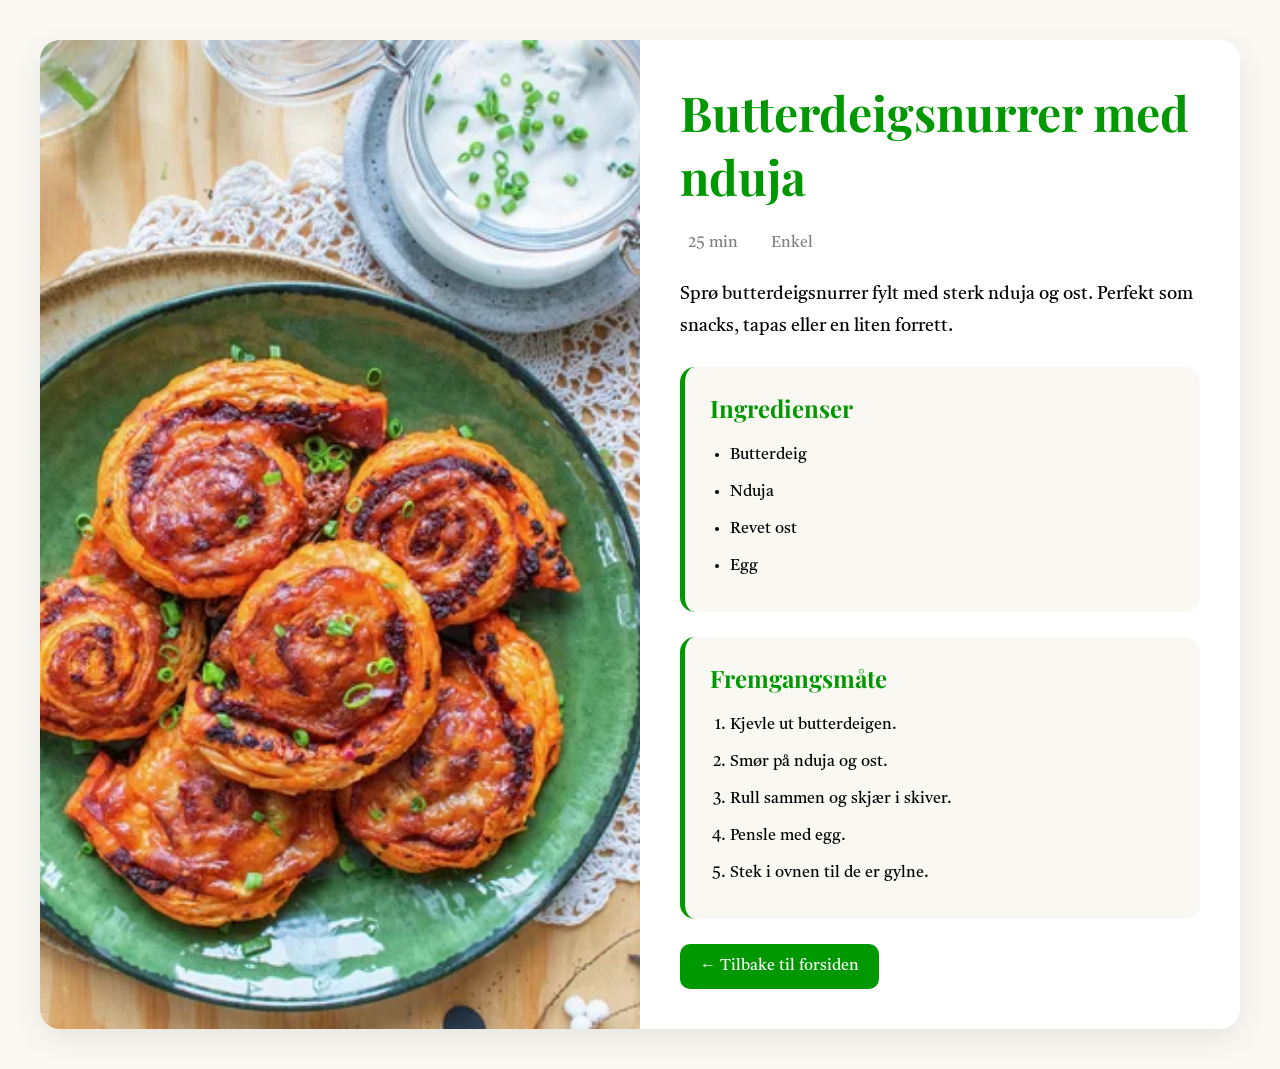
<file: butterdeigsnurrer.html>
<!DOCTYPE html>
<html lang="en">
<head>
    <meta charset="UTF-8">
    <meta name="viewport" content="width=device-width, initial-scale=1.0">
    <title>Butterdeigsnurrer med nduja</title>
    <link rel="stylesheet" href="butterdeigsnurrer.css">
</head>
<body>
    <section class="recipe-page">
    <div class="recipe-container">

        <div class="recipe-image"
            style="background-image:url('media/butterdeigssnurrer_med_nduja.webp')">
        </div>

        <div class="recipe-content">

            <h1>Butterdeigsnurrer med nduja</h1>

            <div class="recipe-meta">
                <p><i class="fa-regular fa-clock"></i> 25 min</p>
                <p><i class="fa-solid fa-diamond"></i> Enkel</p>
            </div>

            <p>
                Sprø butterdeigsnurrer fylt med sterk nduja og ost.
                Perfekt som snacks, tapas eller en liten forrett.
            </p>

            <div class="recipe-box">
                <h3>Ingredienser</h3>

                <ul>
                    <li>Butterdeig</li>
                    <li>Nduja</li>
                    <li>Revet ost</li>
                    <li>Egg</li>
                </ul>
            </div>

            <div class="recipe-box">
                <h3>Fremgangsmåte</h3>

                <ol>
                    <li>Kjevle ut butterdeigen.</li>
                    <li>Smør på nduja og ost.</li>
                    <li>Rull sammen og skjær i skiver.</li>
                    <li>Pensle med egg.</li>
                    <li>Stek i ovnen til de er gylne.</li>
                </ol>
            </div>

            <a href="index.html" class="back-home">
                ← Tilbake til forsiden
            </a>

        </div>

    </div>
</section>
</body>
</html>
</file>
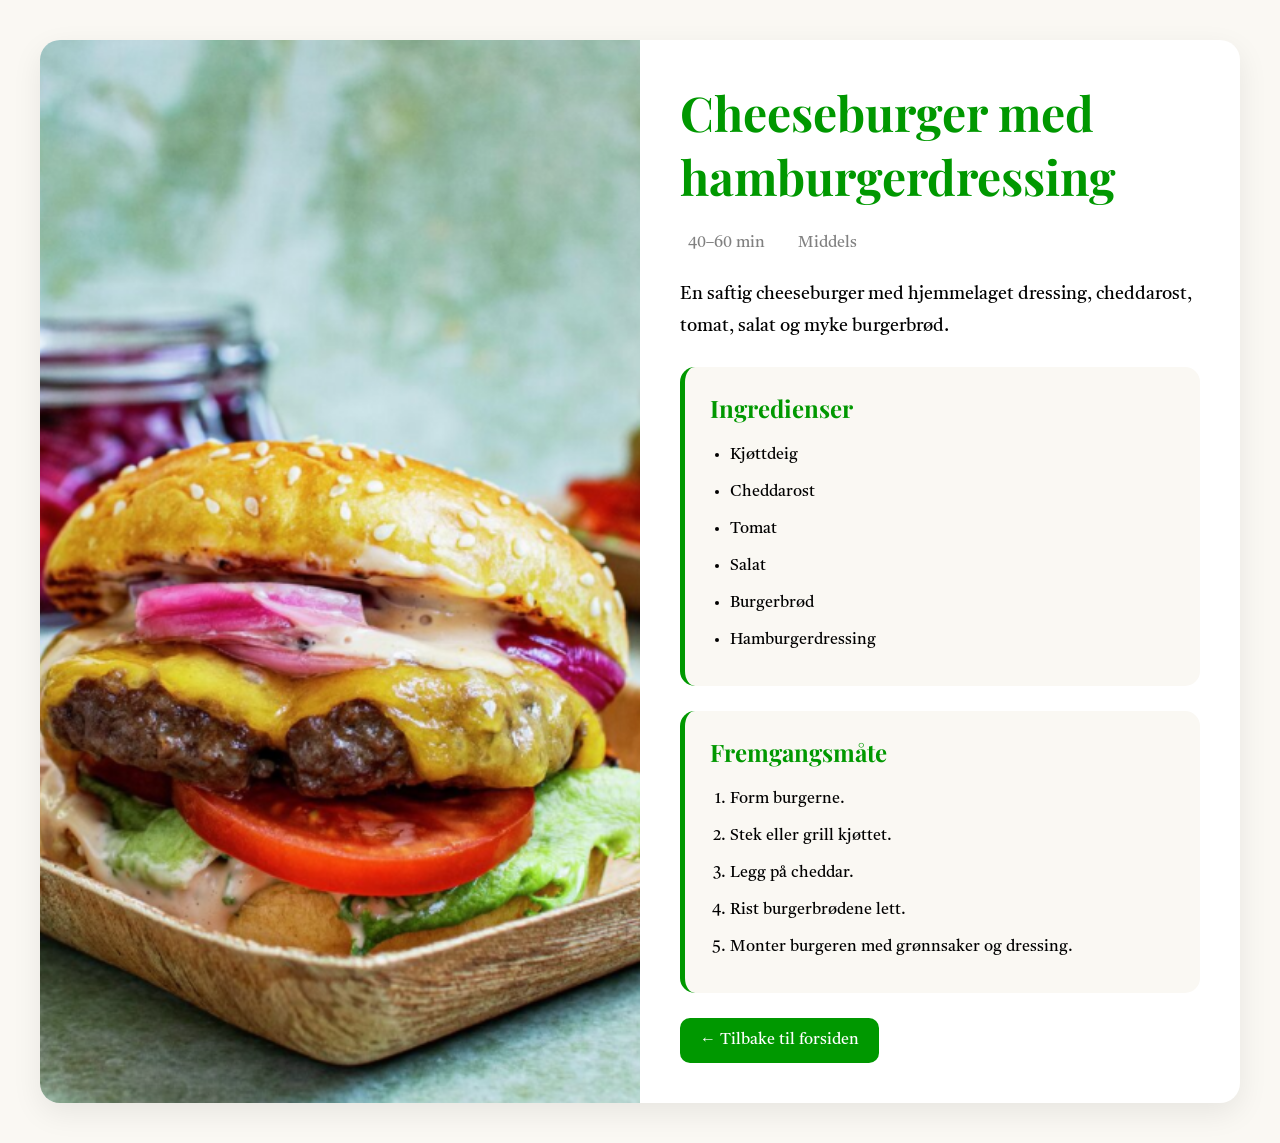
<file: cheeseburger.html>
<!DOCTYPE html>
<html lang="en">
<head>
    <meta charset="UTF-8">
    <meta name="viewport" content="width=device-width, initial-scale=1.0">
    <title>Cheeseburger</title>
    <link rel="stylesheet" href="butterdeigsnurrer.css">
</head>
<body>
    <section class="recipe-page">
    <div class="recipe-container">

        <div class="recipe-image"
            style="background-image:url('media/cheeseburger.png')">
        </div>

        <div class="recipe-content">

            <h1>Cheeseburger med hamburgerdressing</h1>

            <div class="recipe-meta">
                <p><i class="fa-regular fa-clock"></i> 40–60 min</p>
                <p><i class="fa-solid fa-diamond"></i> Middels</p>
            </div>

            <p>
                En saftig cheeseburger med hjemmelaget dressing,
                cheddarost, tomat, salat og myke burgerbrød.
            </p>

            <div class="recipe-box">
                <h3>Ingredienser</h3>

                <ul>
                    <li>Kjøttdeig</li>
                    <li>Cheddarost</li>
                    <li>Tomat</li>
                    <li>Salat</li>
                    <li>Burgerbrød</li>
                    <li>Hamburgerdressing</li>
                </ul>
            </div>

            <div class="recipe-box">
                <h3>Fremgangsmåte</h3>

                <ol>
                    <li>Form burgerne.</li>
                    <li>Stek eller grill kjøttet.</li>
                    <li>Legg på cheddar.</li>
                    <li>Rist burgerbrødene lett.</li>
                    <li>Monter burgeren med grønnsaker og dressing.</li>
                </ol>
            </div>

            <a href="index.html" class="back-home">
                ← Tilbake til forsiden
            </a>

        </div>

    </div>
</section>
</body>
</html>
</file>
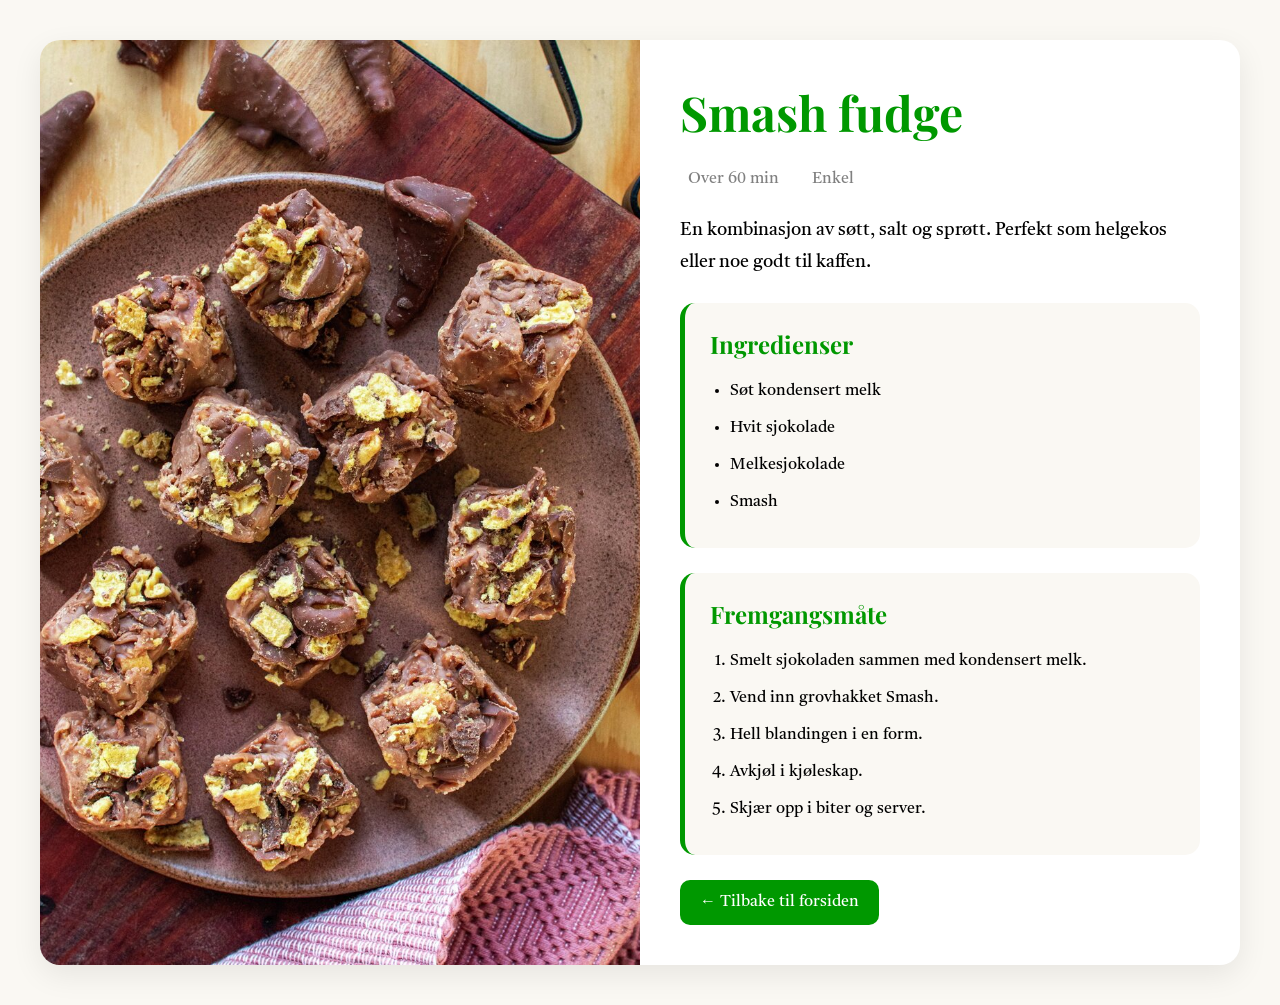
<file: smashfudge.html>
<!DOCTYPE html>
<html lang="en">
<head>
    <meta charset="UTF-8">
    <meta name="viewport" content="width=device-width, initial-scale=1.0">
    <title>Smashfudge</title>
    <link rel="stylesheet" href="butterdeigsnurrer.css">
</head>
<body>
    <section class="recipe-page">
    <div class="recipe-container">

        <div class="recipe-image"
            style="background-image:url('media/smash_fudge.jpg')">
        </div>

        <div class="recipe-content">

            <h1>Smash fudge</h1>

            <div class="recipe-meta">
                <p><i class="fa-regular fa-clock"></i> Over 60 min</p>
                <p><i class="fa-solid fa-diamond"></i> Enkel</p>
            </div>

            <p>
                En kombinasjon av søtt, salt og sprøtt.
                Perfekt som helgekos eller noe godt til kaffen.
            </p>

            <div class="recipe-box">
                <h3>Ingredienser</h3>

                <ul>
                    <li>Søt kondensert melk</li>
                    <li>Hvit sjokolade</li>
                    <li>Melkesjokolade</li>
                    <li>Smash</li>
                </ul>
            </div>

            <div class="recipe-box">
                <h3>Fremgangsmåte</h3>

                <ol>
                    <li>Smelt sjokoladen sammen med kondensert melk.</li>
                    <li>Vend inn grovhakket Smash.</li>
                    <li>Hell blandingen i en form.</li>
                    <li>Avkjøl i kjøleskap.</li>
                    <li>Skjær opp i biter og server.</li>
                </ol>
            </div>

            <a href="index.html" class="back-home">
                ← Tilbake til forsiden
            </a>

        </div>

    </div>
</section>
</body>
</html>
</file>
<file: butterdeigsnurrer.css>
@import url('https://fonts.googleapis.com/css2?family=Castoro:ital@0;1&family=Inter:ital,opsz,wght@0,14..32,100..900;1,14..32,100..900&family=Montserrat:ital,wght@0,100..900;1,100..900&family=Playfair+Display:ital,wght@0,400..900;1,400..900&display=swap');

:root {
    --green-color: rgb(0, 152, 0);
    --light-green-color: rgba(144, 238, 144, 0.553);
    --sand-color: rgb(250, 248, 243);
}

* {
    margin: 0;
    padding: 0;
    box-sizing: border-box;
    font-family: "Castoro", serif;
}

html {
    scroll-behavior: smooth;
}

body {
    background-color: var(--sand-color);
    min-height: 100vh;
    padding: 40px 20px;
}

.recipe-page {
    display: flex;
    justify-content: center;
    align-items: center;
}

.recipe-container {
    max-width: 1200px;
    width: 100%;

    display: grid;
    grid-template-columns: 1fr 1fr;

    background-color: white;
    border-radius: 20px;
    overflow: hidden;

    box-shadow: 0 10px 30px rgba(0, 0, 0, 0.08);
}

.recipe-image {
    min-height: 700px;

    background-position: center;
    background-repeat: no-repeat;
    background-size: cover;
}

.recipe-content {
    padding: 40px;

    display: flex;
    flex-direction: column;
    gap: 25px;
}

.recipe-content h1 {
    font-family: "Playfair Display", serif;
    font-size: 3rem;
    color: var(--green-color);
}

.recipe-meta {
    display: flex;
    gap: 25px;
    color: gray;
    font-size: 1rem;
}

.recipe-meta p {
    display: flex;
    align-items: center;
    gap: 8px;
}

.recipe-content > p {
    line-height: 1.8;
    font-size: 1.1rem;
}

.recipe-box {
    background-color: var(--sand-color);
    padding: 25px;
    border-radius: 15px;
    border-left: 5px solid var(--green-color);
}

.recipe-box h3 {
    font-family: "Playfair Display", serif;
    margin-bottom: 15px;
    color: var(--green-color);
    font-size: 1.5rem;
}

.recipe-box ul,
.recipe-box ol {
    padding-left: 20px;
    line-height: 2;
}

.recipe-box li {
    margin-bottom: 5px;
}

.back-home {
    margin-top: auto;

    width: fit-content;

    text-decoration: none;
    color: white;
    background-color: var(--green-color);

    padding: 12px 20px;
    border-radius: 10px;

    transition: 0.3s;
}

.back-home:hover {
    transform: translateX(-5px);
    opacity: 0.9;
}

@media (max-width: 900px) {

    .recipe-container {
        grid-template-columns: 1fr;
    }

    .recipe-image {
        min-height: 400px;
    }

    .recipe-content {
        padding: 30px;
    }

    .recipe-content h1 {
        font-size: 2.2rem;
    }
}

@media (max-width: 600px) {

    body {
        padding: 10px;
    }

    .recipe-content {
        padding: 20px;
    }

    .recipe-content h1 {
        font-size: 1.8rem;
    }

    .recipe-meta {
        flex-direction: column;
        gap: 10px;
    }

    .recipe-box {
        padding: 20px;
    }
}
</file>
